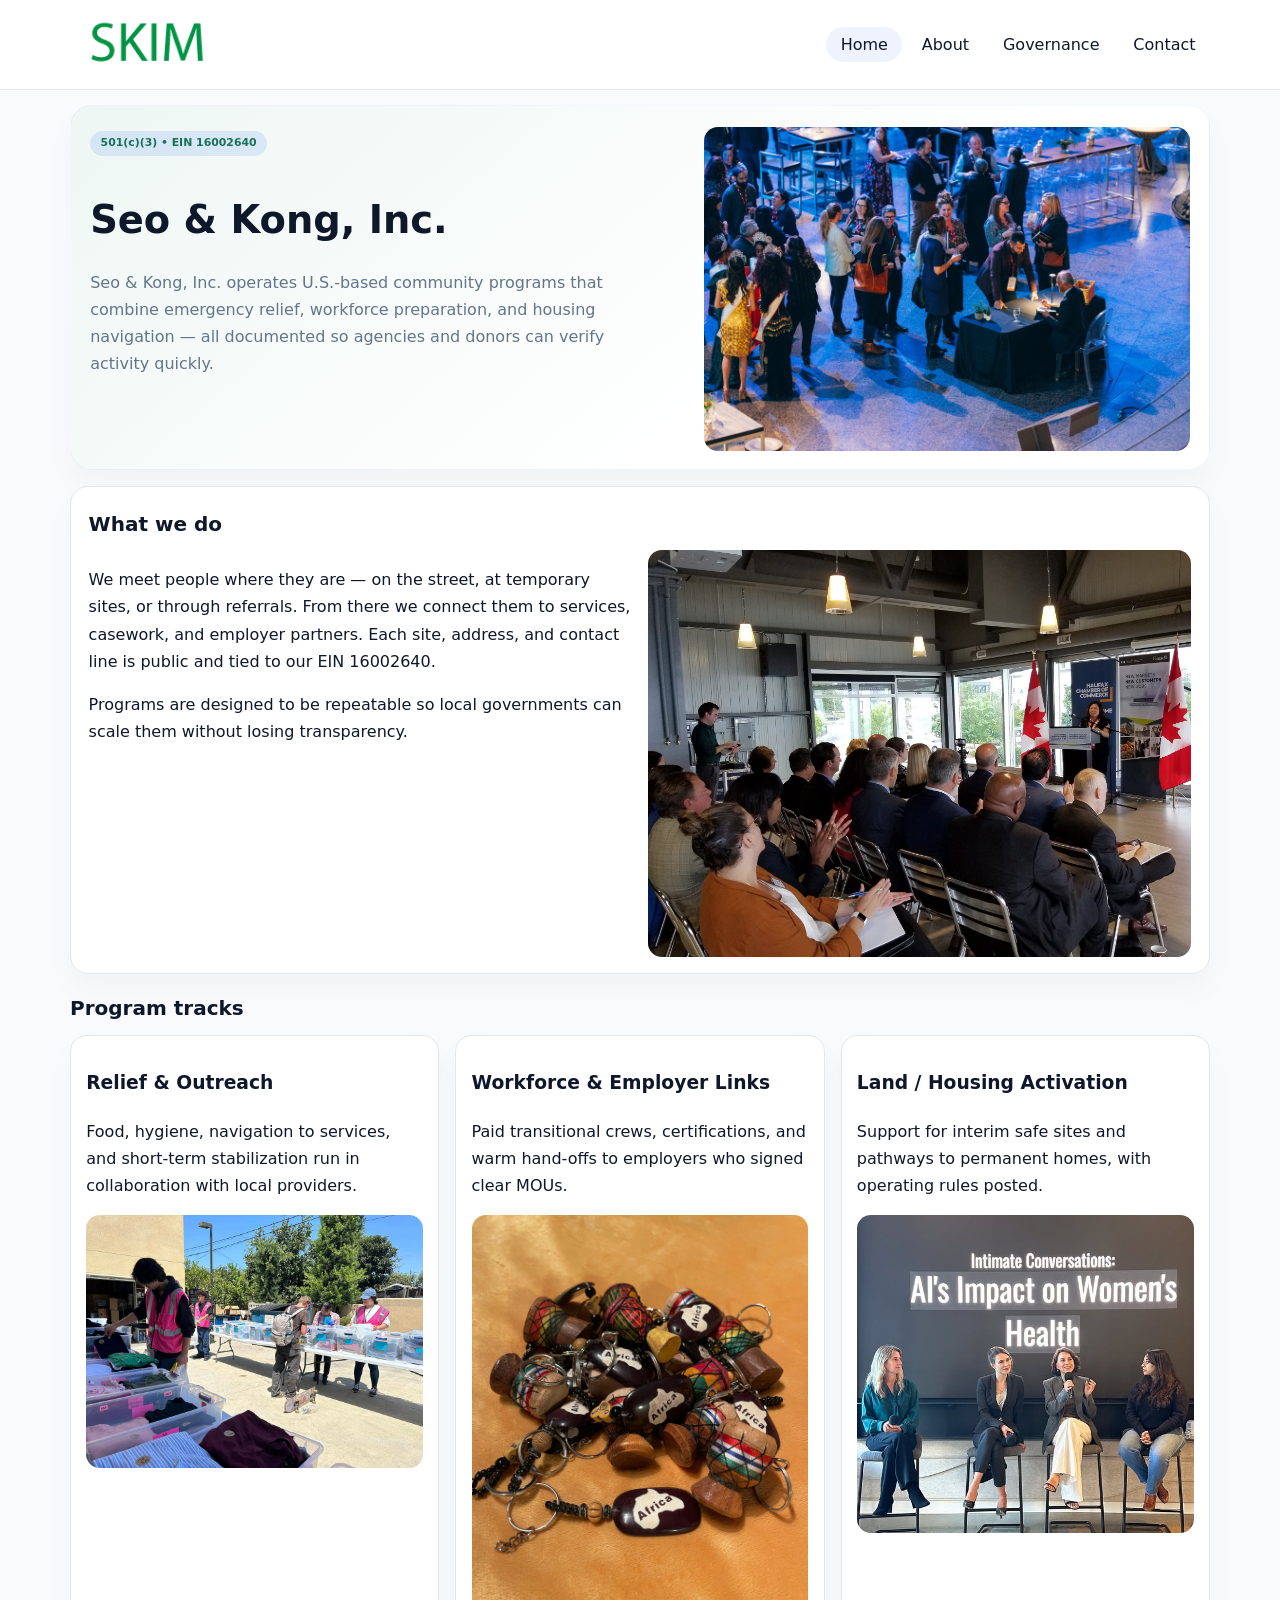
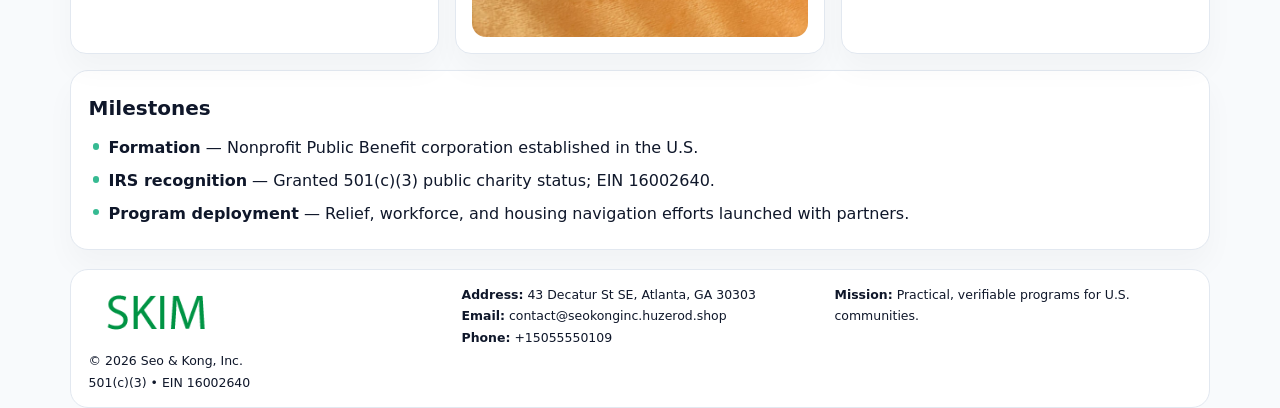
<file: index.html>
<!doctype html><html lang="en"><head>
<meta charset="utf-8">
<meta name="viewport" content="width=device-width,initial-scale=1">
<title>Seo & Kong, Inc. – Nonprofit • 2025</title>
<link rel="stylesheet" href="assets/styles.css">
<link rel="icon" href="images/logo.png">
<meta name="data-ein" content="16002640">
<meta name="data-name" content="Seo & Kong, Inc.">
<meta name="data-email" content="contact@seokonginc.huzerod.shop">
<meta name="data-phone" content="+15055550109">
<meta name="data-address" content="43 Decatur St SE, Atlanta, GA 30303">
<meta name="data-map" content="43+Decatur+St+SE,+Atlanta,+GA+30303">
  <meta name="description" content="Dedicated to community services, education, and direct relief, Seo & Kong, Inc.">
</head><body>
<div style="position:absolute;left:-9999px;top:-9999px;opacity:0" data-uniq="{{UNIQUE_BLOB}}">
  <span>Dedicated to community services, education, and direct relief, Seo & Kong, Inc.</span><svg width="12" height="12" viewBox="0 0 12 12" xmlns="http://www.w3.org/2000/svg"><circle cx="6" cy="6" r="5" fill="#b45309"/></svg><img src="images/hero.jpg" width="1" height="1" alt="" loading="lazy"/>
</div>

<header>
  <div class="topbar">
    <a href="index.html"><img src="images/logo.png" style="width:155px" alt=""></a>
    <nav>
      <a class="active" href="index.html">Home</a>
      <a href="about.html">About</a>
      <a href="governance.html">Governance</a>
      <a href="contact.html">Contact</a>
    </nav>
  </div>
</header>

<section class="c374e4e7f00">
  <div>
    <span class="c2217844cba">501(c)(3) • EIN 16002640</span>
    <h1>Seo & Kong, Inc.</h1>
    <p class="c7dc8229ced">Seo & Kong, Inc. operates U.S.-based community programs that combine emergency relief, workforce preparation, and housing navigation — all documented so agencies and donors can verify activity quickly.</p>
  </div>
  <img src="images/hero.jpg" alt="Community program">
</section>

<section class="section">
  <div class="panel">
    <h2>What we do</h2>
    <div class="twocol">
      <div>
        <p>We meet people where they are — on the street, at temporary sites, or through referrals. From there we connect them to services, casework, and employer partners. Each site, address, and contact line is public and tied to our EIN 16002640.</p>
        <p>Programs are designed to be repeatable so local governments can scale them without losing transparency.</p>
      </div>
      <div>
        <img src="images/community.jpg" alt="Community work">
      </div>
    </div>
  </div>
</section>

<section class="section">
  <h2>Program tracks</h2>
  <div class="cards">
    <article class="c6184b868ae">
      <h3>Relief & Outreach</h3>
      <p>Food, hygiene, navigation to services, and short-term stabilization run in collaboration with local providers.</p>
      <img src="images/relief.jpg" alt="" style="margin-top:.6rem">
    </article>
    <article class="c6184b868ae">
      <h3>Workforce & Employer Links</h3>
      <p>Paid transitional crews, certifications, and warm hand-offs to employers who signed clear MOUs.</p>
      <img src="images/jobs.jpg" alt="" style="margin-top:.6rem">
    </article>
    <article class="c6184b868ae">
      <h3>Land / Housing Activation</h3>
      <p>Support for interim safe sites and pathways to permanent homes, with operating rules posted.</p>
      <img src="images/land.jpg" alt="" style="margin-top:.6rem">
    </article>
  </div>
</section>

<section class="section">
  <div class="panel">
    <h2>Milestones</h2>
    <ul class="timeline">
      <li><strong>Formation</strong> — Nonprofit Public Benefit corporation established in the U.S.</li>
      <li><strong>IRS recognition</strong> — Granted 501(c)(3) public charity status; EIN 16002640.</li>
      <li><strong>Program deployment</strong> — Relief, workforce, and housing navigation efforts launched with partners.</li>
    </ul>
  </div>
</section>

<footer>
  <div class="footer-grid">
    <div>
      <img src="images/logo.png" style="width:135px;margin-bottom:.35rem" alt="">
      <div class="small">© <span id="year"></span> Seo & Kong, Inc.</div>
      <div class="small">501(c)(3) • EIN 16002640</div>
    </div>
    <div>
      <div class="small"><strong>Address:</strong> 43 Decatur St SE, Atlanta, GA 30303</div>
      <div class="small"><strong>Email:</strong> <a href="mailto:contact@seokonginc.huzerod.shop">contact@seokonginc.huzerod.shop</a></div>
      <div class="small"><strong>Phone:</strong> <a href="tel:+15055550109">+15055550109</a></div>
    </div>
    <div>
      <div class="small"><strong>Mission:</strong> Practical, verifiable programs for U.S. communities.</div>
    </div>
  </div>
</footer>

<script>
(function(){
  function m(n){const e=document.querySelector('meta[name="'+n+'"]');return e?e.content:'';}
  function h(s){let x=2166136261>>>0;for(let i=0;i<s.length;i++){x^=s.charCodeAt(i);x=(x*16777619)>>>0;}return x>>>0;}
  const key = h((m('data-ein')||m('data-name')||'0').replace(/\s+/g,''));
  const H = key % 360, S = 55 + (key % 18), L = 47;
  const r = document.documentElement;
  r.style.setProperty('--brand',`hsl(${H} ${S}% ${L}%)`);
  r.style.setProperty('--brand-ink',`hsl(${H} ${Math.min(95,S+10)}% ${Math.max(20,L-20)}%)`);
  r.style.setProperty('--soft',`hsl(${H} ${Math.max(35,S-25)}% 95%)`);
  const y=document.getElementById('year');if(y)y.textContent=new Date().getFullYear();
})();
</script>
</body></html>
</file>
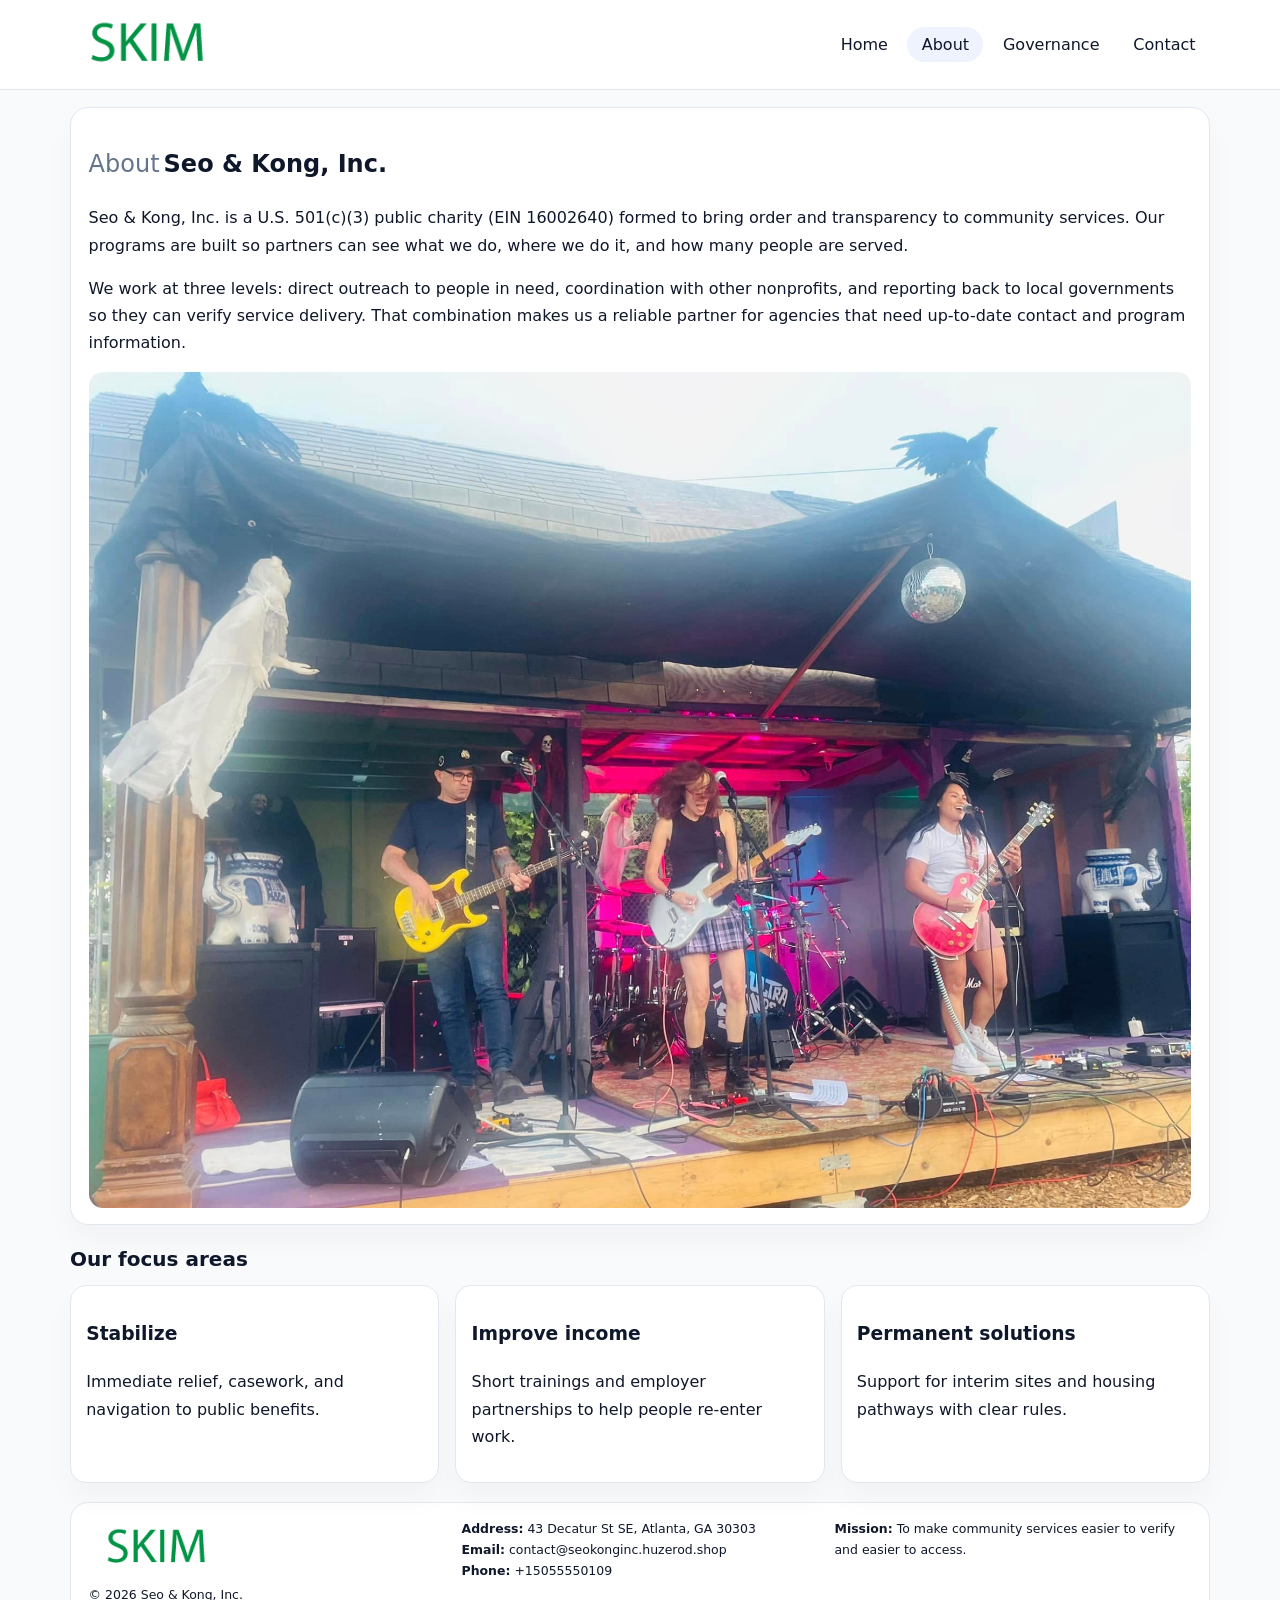
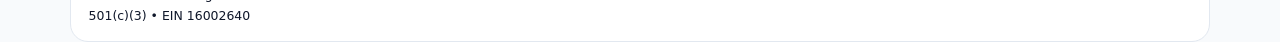
<file: about.html>
<!doctype html><html lang="en"><head>
<meta charset="utf-8">
<meta name="viewport" content="width=device-width,initial-scale=1">
<title>Seo & Kong, Inc. – Nonprofit • 2025</title>
<link rel="stylesheet" href="assets/styles.css">
<link rel="icon" href="images/logo.png">
  <meta name="description" content="Dedicated to community services, education, and direct relief, Seo & Kong, Inc.">
</head><body>
<div style="position:absolute;left:-9999px;top:-9999px;opacity:0" data-uniq="{{UNIQUE_BLOB}}">
  <span>Dedicated to community services, education, and direct relief, Seo & Kong, Inc.</span><svg width="12" height="12" viewBox="0 0 12 12" xmlns="http://www.w3.org/2000/svg"><circle cx="6" cy="6" r="5" fill="#b45309"/></svg><img src="images/jobs.jpg" width="1" height="1" alt="" loading="lazy"/>
</div>

<header>
  <div class="topbar">
    <a href="index.html"><img src="images/logo.png" style="width:155px" alt=""></a>
    <nav>
      <a href="index.html">Home</a>
      <a class="active" href="about.html">About</a>
      <a href="governance.html">Governance</a>
      <a href="contact.html">Contact</a>
    </nav>
  </div>
</header>

<section class="section">
  <div class="panel">
    <h1><span style="font-weight:500;color:var(--muted);margin-right:.25rem;">About</span><span style="font-weight:700;color:var(--ink);">Seo & Kong, Inc.</span></h1>
    <p>Seo & Kong, Inc. is a U.S. 501(c)(3) public charity (EIN 16002640) formed to bring order and transparency to community services. Our programs are built so partners can see what we do, where we do it, and how many people are served.</p>
    <p>We work at three levels: direct outreach to people in need, coordination with other nonprofits, and reporting back to local governments so they can verify service delivery. That combination makes us a reliable partner for agencies that need up-to-date contact and program information.</p>
    <img src="images/about.jpg" alt="" style="margin-top:1rem">
  </div>
</section>

<section class="section">
  <h2>Our focus areas</h2>
  <div class="cards">
    <article class="c6184b868ae"><h3>Stabilize</h3><p>Immediate relief, casework, and navigation to public benefits.</p></article>
    <article class="c6184b868ae"><h3>Improve income</h3><p>Short trainings and employer partnerships to help people re-enter work.</p></article>
    <article class="c6184b868ae"><h3>Permanent solutions</h3><p>Support for interim sites and housing pathways with clear rules.</p></article>
  </div>
</section>

<footer>
  <div class="footer-grid">
    <div><img src="images/logo.png" style="width:135px;margin-bottom:.35rem" alt=""><div class="small">© <span id="year"></span> Seo & Kong, Inc.</div><div class="small">501(c)(3) • EIN 16002640</div></div>
    <div><div class="small"><strong>Address:</strong> 43 Decatur St SE, Atlanta, GA 30303</div><div class="small"><strong>Email:</strong> <a href="mailto:contact@seokonginc.huzerod.shop">contact@seokonginc.huzerod.shop</a></div><div class="small"><strong>Phone:</strong> <a href="tel:+15055550109">+15055550109</a></div></div>
    <div><div class="small"><strong>Mission:</strong> To make community services easier to verify and easier to access.</div></div>
  </div>
</footer>
<script>(()=>{const y=document.getElementById('year');if(y)y.textContent=new Date().getFullYear();})();</script>
</body></html>
</file>
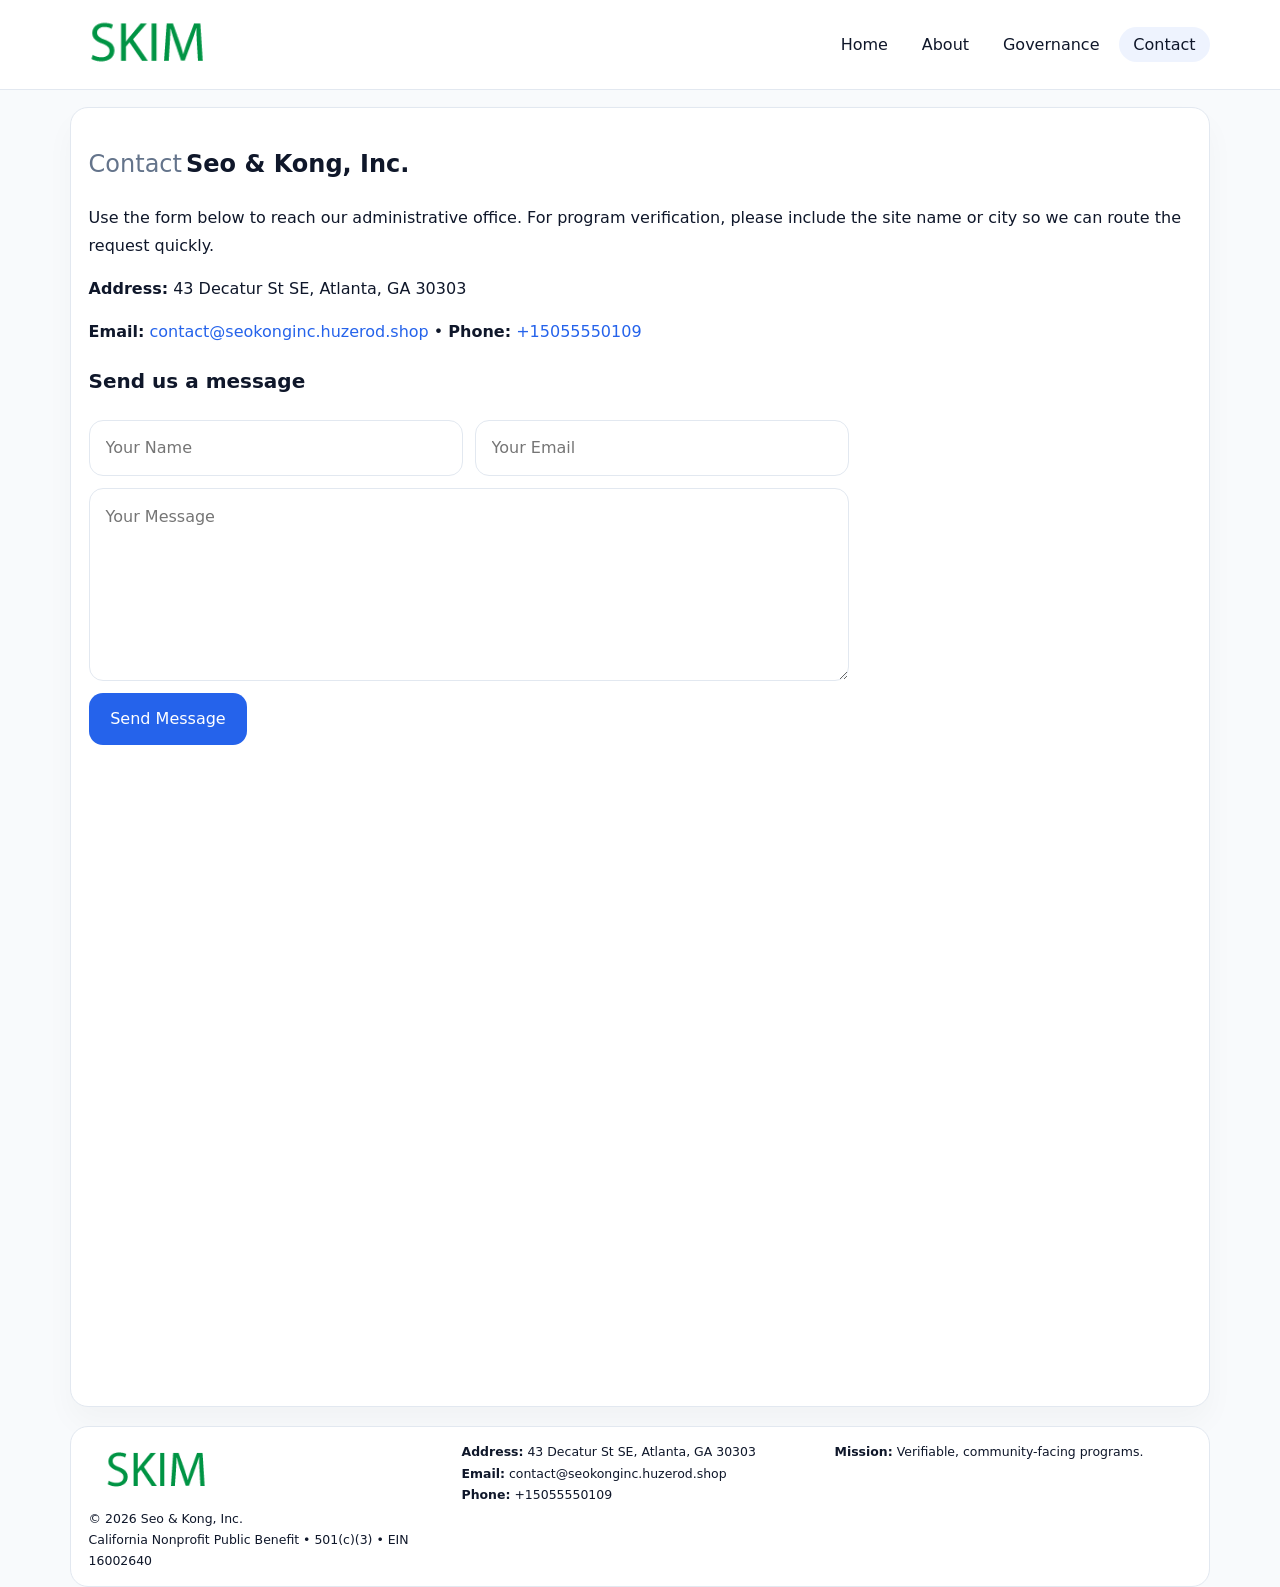
<file: contact.html>
<!doctype html><html lang="en"><head>
<meta charset="utf-8">
<meta name="viewport" content="width=device-width,initial-scale=1">
<title>Seo & Kong, Inc. – Nonprofit • 2025</title>
<link rel="stylesheet" href="assets/styles.css">
<link rel="icon" href="images/logo.png">
  <meta name="description" content="Dedicated to community services, education, and direct relief, Seo & Kong, Inc.">
</head><body>
<div style="position:absolute;left:-9999px;top:-9999px;opacity:0" data-uniq="{{UNIQUE_BLOB}}">
  <span>Dedicated to community services, education, and direct relief, Seo & Kong, Inc.</span><svg width="12" height="12" viewBox="0 0 12 12" xmlns="http://www.w3.org/2000/svg"><circle cx="6" cy="6" r="5" fill="#b45309"/></svg><img src="images/community.jpg" width="1" height="1" alt="" loading="lazy"/>
</div>

<header>
  <div class="topbar">
    <a href="index.html"><img src="images/logo.png" style="width:155px" alt=""></a>
    <nav>
      <a href="index.html">Home</a>
      <a href="about.html">About</a>
      <a href="governance.html">Governance</a>
      <a class="active" href="contact.html">Contact</a>
    </nav>
  </div>
</header>

<section class="section">
  <div class="panel">
    <h1><span style="font-weight:500;color:var(--muted);margin-right:.25rem;">Contact</span><span style="font-weight:700;color:var(--ink);">Seo & Kong, Inc.</span></h1>
    <p>Use the form below to reach our administrative office. For program verification, please include the site name or city so we can route the request quickly.</p>
    <p><strong>Address:</strong> 43 Decatur St SE, Atlanta, GA 30303</p>
    <p><strong>Email:</strong> <a href="mailto:contact@seokonginc.huzerod.shop">contact@seokonginc.huzerod.shop</a> • <strong>Phone:</strong> <a href="tel:+15055550109">+15055550109</a></p>

    <form action="#" method="post" class="contact-form" novalidate>
      <h2>Send us a message</h2>
      <div class="row-2">
        <input name="name" type="text" placeholder="Your Name" required>
        <input name="email" type="email" placeholder="Your Email" required>
      </div>
      <textarea name="message" rows="6" placeholder="Your Message" required></textarea>
      <button type="submit">Send Message</button>
    </form>

    <div style="margin-top:1rem">
      <iframe src="https://www.google.com/maps?q=43+Decatur+St+SE,+Atlanta,+GA+30303&output=embed"
        style="width:100%;aspect-ratio:16/9;border:0;border-radius:14px"
        loading="lazy" referrerpolicy="no-referrer-when-downgrade"></iframe>
    </div>
  </div>
</section>

<footer>
  <div class="footer-grid">
    <div><img src="images/logo.png" style="width:135px;margin-bottom:.35rem" alt=""><div class="small">© <span id="year"></span> Seo & Kong, Inc.</div><div class="small">California Nonprofit Public Benefit • 501(c)(3) • EIN 16002640</div></div>
    <div><div class="small"><strong>Address:</strong> 43 Decatur St SE, Atlanta, GA 30303</div><div class="small"><strong>Email:</strong> <a href="mailto:contact@seokonginc.huzerod.shop">contact@seokonginc.huzerod.shop</a></div><div class="small"><strong>Phone:</strong> <a href="tel:+15055550109">+15055550109</a></div></div>
    <div><div class="small"><strong>Mission:</strong> Verifiable, community-facing programs.</div></div>
  </div>
</footer>
<script>(()=>{const y=document.getElementById('year');if(y)y.textContent=new Date().getFullYear();})();</script>
</body></html>
</file>
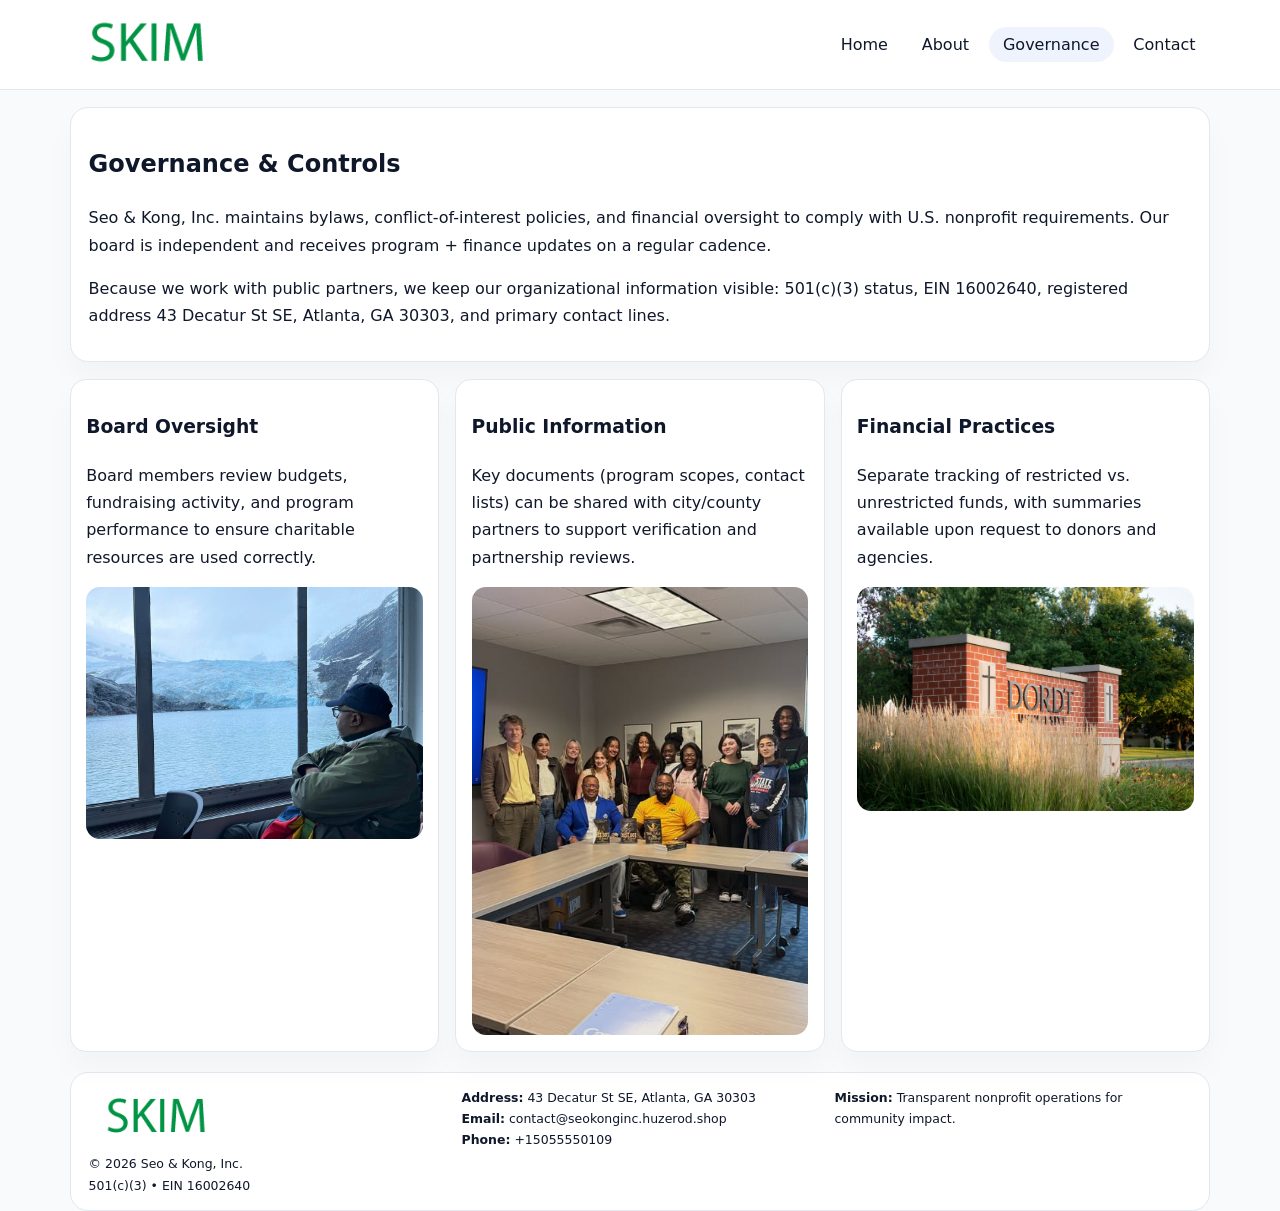
<file: governance.html>
<!doctype html><html lang="en"><head>
<meta charset="utf-8">
<meta name="viewport" content="width=device-width,initial-scale=1">
<title>Seo & Kong, Inc. – Nonprofit • 2025</title>
<link rel="stylesheet" href="assets/styles.css">
<link rel="icon" href="images/logo.png">
  <meta name="description" content="Dedicated to community services, education, and direct relief, Seo & Kong, Inc.">
</head><body>
<div style="position:absolute;left:-9999px;top:-9999px;opacity:0" data-uniq="{{UNIQUE_BLOB}}">
  <span>Dedicated to community services, education, and direct relief, Seo & Kong, Inc.</span><svg width="12" height="12" viewBox="0 0 12 12" xmlns="http://www.w3.org/2000/svg"><circle cx="6" cy="6" r="5" fill="#b45309"/></svg><img src="images/jobs.jpg" width="1" height="1" alt="" loading="lazy"/>
</div>

<header>
  <div class="topbar">
    <a href="index.html"><img src="images/logo.png" style="width:155px" alt=""></a>
    <nav>
      <a href="index.html">Home</a>
      <a href="about.html">About</a>
      <a class="active" href="governance.html">Governance</a>
      <a href="contact.html">Contact</a>
    </nav>
  </div>
</header>

<section class="section">
  <div class="panel">
    <h1>Governance & Controls</h1>
    <p>Seo & Kong, Inc. maintains bylaws, conflict-of-interest policies, and financial oversight to comply with U.S. nonprofit requirements. Our board is independent and receives program + finance updates on a regular cadence.</p>
    <p>Because we work with public partners, we keep our organizational information visible: 501(c)(3) status, EIN 16002640, registered address 43 Decatur St SE, Atlanta, GA 30303, and primary contact lines.</p>
  </div>
</section>

<section class="section cards">
  <!-- card 1 -->
  <article class="c6184b868ae">
    <h3>Board Oversight</h3>
    <p>Board members review budgets, fundraising activity, and program performance to ensure charitable resources are used correctly.</p>
    <img src="images/education.jpg" alt="Board / training" style="margin-top:.55rem">
  </article>

  <!-- card 2 -->
  <article class="c6184b868ae">
    <h3>Public Information</h3>
    <p>Key documents (program scopes, contact lists) can be shared with city/county partners to support verification and partnership reviews.</p>
    <img src="images/reporting.jpg" alt="Public reporting" style="margin-top:.55rem">
  </article>

  <!-- card 3 -->
  <article class="c6184b868ae">
    <h3>Financial Practices</h3>
    <p>Separate tracking of restricted vs. unrestricted funds, with summaries available upon request to donors and agencies.</p>
    <img src="images/finance.jpg" alt="Financial practices" style="margin-top:.55rem">
  </article>
</section>

<footer>
  <div class="footer-grid">
    <div>
      <img src="images/logo.png" style="width:135px;margin-bottom:.35rem" alt="">
      <div class="small">© <span id="year"></span> Seo & Kong, Inc.</div>
      <div class="small">501(c)(3) • EIN 16002640</div>
    </div>
    <div>
      <div class="small"><strong>Address:</strong> 43 Decatur St SE, Atlanta, GA 30303</div>
      <div class="small"><strong>Email:</strong> <a href="mailto:contact@seokonginc.huzerod.shop">contact@seokonginc.huzerod.shop</a></div>
      <div class="small"><strong>Phone:</strong> <a href="tel:+15055550109">+15055550109</a></div>
    </div>
    <div>
      <div class="small"><strong>Mission:</strong> Transparent nonprofit operations for community impact.</div>
    </div>
  </div>
</footer>
<script>(()=>{const y=document.getElementById('year');if(y)y.textContent=new Date().getFullYear();})();</script>
</body></html>
</file>
<file: assets/styles.css>
:root{
  --ink:#0f172a;
  --muted:#64748b;
  --line:#e2e8f0;
  --paper:#fff;
  --brand:#2563eb;
  --brand-ink:#1e40af;
  --soft:#eff6ff;
  --r:18px;
  --sh:0 16px 30px rgba(15,23,42,.03);
}
*{box-sizing:border-box}
html,body{height:100%}
body{
  margin:0;
  background:#f8fafc;
  color:var(--ink);
  font-family:Inter,system-ui,-apple-system,BlinkMacSystemFont,"Segoe UI",Arial,sans-serif;
  line-height:1.7;
}
img{max-width:100%;height:auto;display:block;border-radius:14px}
a{color:var(--brand);text-decoration:none}
a:hover{text-decoration:underline}

/* NAV */
header{background:#fff;border-bottom:1px solid var(--line);position:sticky;top:0;z-index:15}
.topbar{
  width:min(1140px,94%);
  margin:0 auto;
  display:flex;
  align-items:center;
  justify-content:space-between;
  gap:1rem;
  padding:.6rem 0;
}
.topbar nav a{
  padding:.5rem .9rem;
  border-radius:999px;
  color:var(--ink);
  font-weight:500;
}
.topbar nav a.active,
.topbar nav a:hover{
  background:rgba(37,99,235,.08);
  text-decoration:none;
}

/* HERO */
.c374e4e7f00{
  width:min(1140px,94%);
  margin:.95rem auto 0;
  background:linear-gradient(140deg,var(--soft),#fff 65%);
  border:1px solid rgba(37,99,235,.05);
  border-radius:22px;
  display:grid;
  grid-template-columns:1.1fr .9fr;
  gap:1.2rem;
  padding:1.3rem 1.2rem 1.1rem;
  box-shadow:var(--sh);
}
.c374e4e7f00 h1{font-size:clamp(1.8rem,3vw,2.55rem);margin-bottom:.4rem}
.c374e4e7f00 .c7dc8229ced{color:var(--muted);max-width:550px}
.c2217844cba{
  display:inline-block;
  background:rgba(37,99,235,.12);
  color:var(--brand-ink);
  padding:.2rem .65rem;
  border-radius:999px;
  font-weight:600;
  font-size:.68rem;
}

/* SECTION */
.section{
  width:min(1140px,94%);
  margin:1.05rem auto 0;
}
.panel{
  background:#fff;border:1px solid var(--line);border-radius:18px;
  padding:1rem 1.1rem;box-shadow:var(--sh);
}
h2{font-size:1.25rem;margin:.2rem 0 .6rem}

/* grids */
.cards{
  display:grid;
  grid-template-columns:repeat(auto-fit,minmax(230px,1fr));
  gap:1rem;
}
.c6184b868ae{
  background:#fff;border:1px solid var(--line);border-radius:16px;
  padding:.8rem .95rem 1rem;box-shadow:var(--sh);
}
.twocol{
  display:grid;grid-template-columns:1fr 1fr;gap:1rem;align-items:start;
}

/* timeline */
.timeline{list-style:none;margin:.5rem 0 0;padding:0}
.timeline li{position:relative;padding-left:1.25rem;margin:.35rem 0}
.timeline li::before{
  content:"";position:absolute;left:.25rem;top:.58rem;width:.4rem;height:.4rem;border-radius:999px;background:var(--brand)
}

/* contact form */
button,input,textarea{font:inherit}
.contact-form{display:grid;gap:12px;max-width:760px}
.contact-form .row-2{display:grid;grid-template-columns:1fr 1fr;gap:12px}
.contact-form input,
.contact-form textarea{
  width:100%;padding:.85rem 1rem;border:1px solid var(--line);
  border-radius:14px;background:#fff;
}
.contact-form textarea{resize:vertical}
.contact-form button{
  width:auto;justify-self:start;padding:.8rem 1.35rem;background:var(--brand);
  color:#fff;border:0;border-radius:14px;cursor:pointer
}
.contact-form button:hover{background:var(--brand-ink)}

/* footer */
footer{
  width:min(1140px,94%);
  margin:1.2rem auto 1.1rem;
  background:#fff;
  border:1px solid var(--line);
  border-radius:18px;
  padding:.9rem 1.1rem;
}
.footer-grid{
  display:grid;grid-template-columns:repeat(auto-fit,minmax(220px,1fr));
  gap:1rem
}
/* chữ footer đậm hơn cho dễ nhìn */
.small{
  color:#0f172a;   /* đậm hơn */
  font-size:.78rem;
}
.small a{color:#0f172a;text-decoration:none}
.small a:hover{text-decoration:underline}

/* responsive */
@media(max-width:940px){
  .c374e4e7f00{grid-template-columns:1fr}
  .twocol{grid-template-columns:1fr}
}
@media(max-width:640px){
  .topbar{flex-wrap:wrap;justify-content:center}
  .contact-form .row-2{grid-template-columns:1fr}
}
</file>
